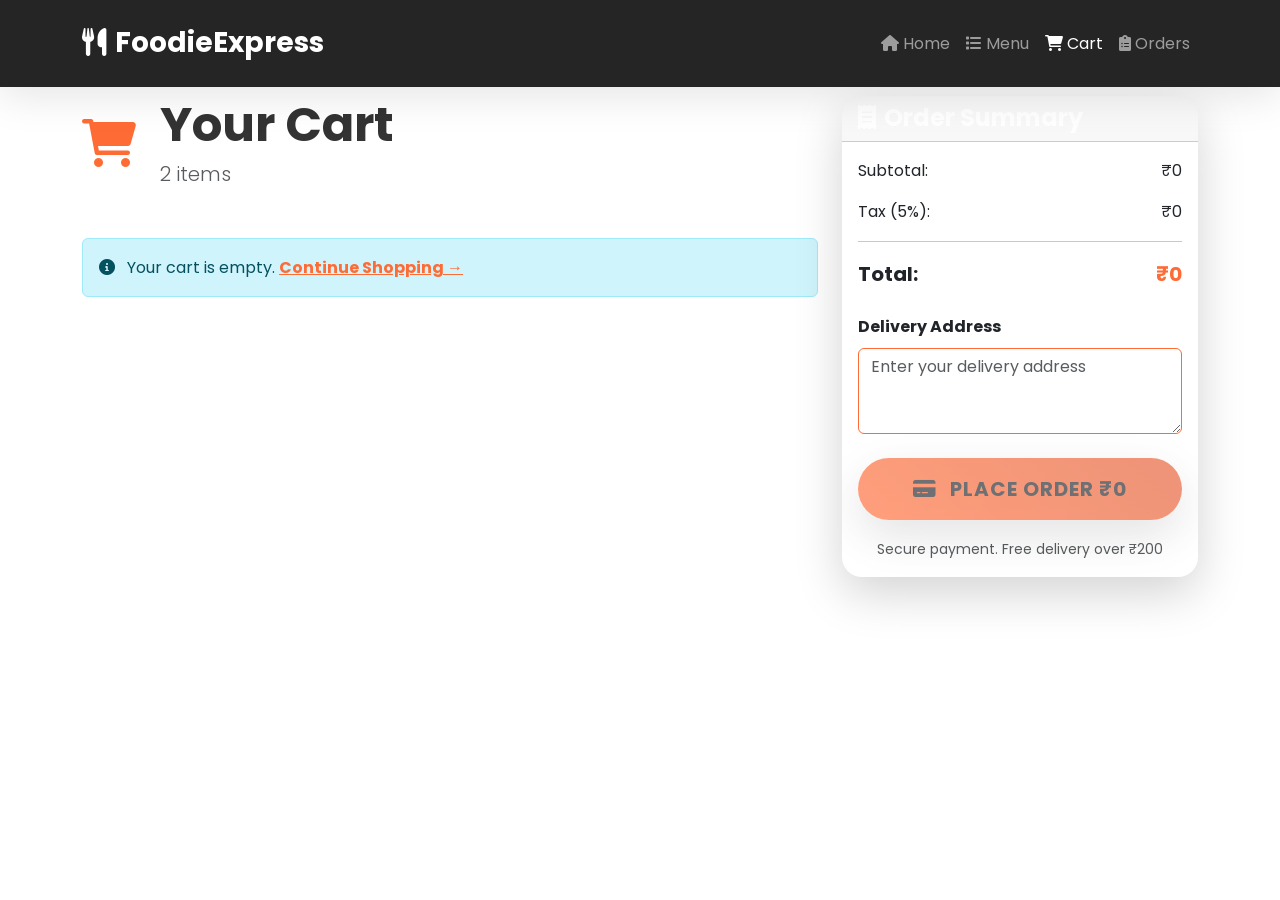
<file: target/FoodieExpress/cart.html>
<!DOCTYPE html>
<html lang="en">
<head>
    <meta charset="UTF-8">
    <meta name="viewport" content="width=device-width, initial-scale=1.0">
    <title>Cart - FoodieExpress</title>
    <link href="https://fonts.googleapis.com/css2?family=Poppins:wght@300;400;500;600;700&display=swap" rel="stylesheet">
    <link rel="stylesheet" href="https://cdnjs.cloudflare.com/ajax/libs/font-awesome/6.0.0/css/all.min.css">
    <link href="https://cdn.jsdelivr.net/npm/bootstrap@5.3.0/dist/css/bootstrap.min.css" rel="stylesheet">
    <link rel="stylesheet" href="style.css">
</head>
<body>
    <!-- Navigation -->
    <nav class="navbar navbar-expand-lg navbar-dark fixed-top">
        <div class="container">
            <a class="navbar-brand fw-bold fs-3" href="index.html">
                <i class="fas fa-utensils me-2"></i>FoodieExpress
            </a>
            <button class="navbar-toggler" type="button" data-bs-toggle="collapse" data-bs-target="#navbarNav">
                <span class="navbar-toggler-icon"></span>
            </button>
            <div class="collapse navbar-collapse" id="navbarNav">
                <div class="navbar-nav ms-auto">
                    <a class="nav-link" href="index.html"><i class="fas fa-home me-1"></i>Home</a>
                    <a class="nav-link" href="menu.html"><i class="fas fa-list me-1"></i>Menu</a>
                    <a class="nav-link active" href="cart.html"><i class="fas fa-shopping-cart me-1"></i>Cart</a>
                    <a class="nav-link" href="order-status.html"><i class="fas fa-clipboard-list me-1"></i>Orders</a>
                </div>
            </div>
        </div>
    </nav>

    <!-- Cart Section -->
    <section class="cart-section py-5 mt-5">
        <div class="container">
            <div class="row">
                <div class="col-lg-8">
                    <div class="d-flex align-items-center mb-5">
                        <i class="fas fa-shopping-cart fa-3x text-orange me-4"></i>
                        <div>
                            <h1 class="display-5 fw-bold mb-1">Your Cart</h1>
                            <p class="lead text-muted mb-0" id="cartItemCount">2 items</p>
                        </div>
                    </div>

                    <!-- Cart Items -->
                    <div id="cartItemsContainer">
                        <!-- Cart items populated by script.js -->
                        <div class="alert alert-info">
                            <i class="fas fa-info-circle me-2"></i>
                            Your cart is empty. <a href="menu.html" class="text-orange fw-bold">Continue Shopping →</a>
                        </div>
                    </div>
                </div>

                <!-- Order Summary -->
                <div class="col-lg-4">
                    <div class="card sticky-top shadow-lg border-0" style="top: 20px;">
                        <div class="card-header bg-gradient-orange text-white">
                            <h4 class="mb-0 fw-bold">
                                <i class="fas fa-receipt me-2"></i>Order Summary
                            </h4>
                        </div>
                        <div class="card-body">
                            <div class="d-flex justify-content-between mb-3">
                                <span>Subtotal:</span>
                                <span id="subtotal">₹0</span>
                            </div>
                            <div class="d-flex justify-content-between mb-3">
                                <span>Tax (5%):</span>
                                <span id="tax">₹0</span>
                            </div>
                            <hr>
                            <div class="d-flex justify-content-between mb-4 fs-5 fw-bold">
                                <span>Total:</span>
                                <span id="grandTotal" class="text-orange">₹0</span>
                            </div>
                            
                            <!-- Delivery Address -->
                            <div class="mb-4">
                                <label class="form-label fw-bold">Delivery Address</label>
                                <textarea class="form-control border-orange" id="deliveryAddress" rows="3" placeholder="Enter your delivery address"></textarea>
                            </div>

                            <!-- Place Order Button -->
                            <button onclick="placeOrder()" class="btn btn-orange btn-lg w-100 py-3 fw-bold shadow-lg" id="placeOrderBtn" disabled>
                                <i class="fas fa-credit-card me-2"></i>
                                Place Order ₹<span id="orderTotal">0</span>
                            </button>
                            
                            <div class="text-center mt-3">
                                <small class="text-muted">Secure payment. Free delivery over ₹200</small>
                            </div>
                        </div>
                    </div>
                </div>
            </div>
        </div>
    </section>

    <script src="https://cdn.jsdelivr.net/npm/bootstrap@5.3.0/dist/js/bootstrap.bundle.min.js"></script>
    <script src="script.js"></script>
</body>
</html>
</file>
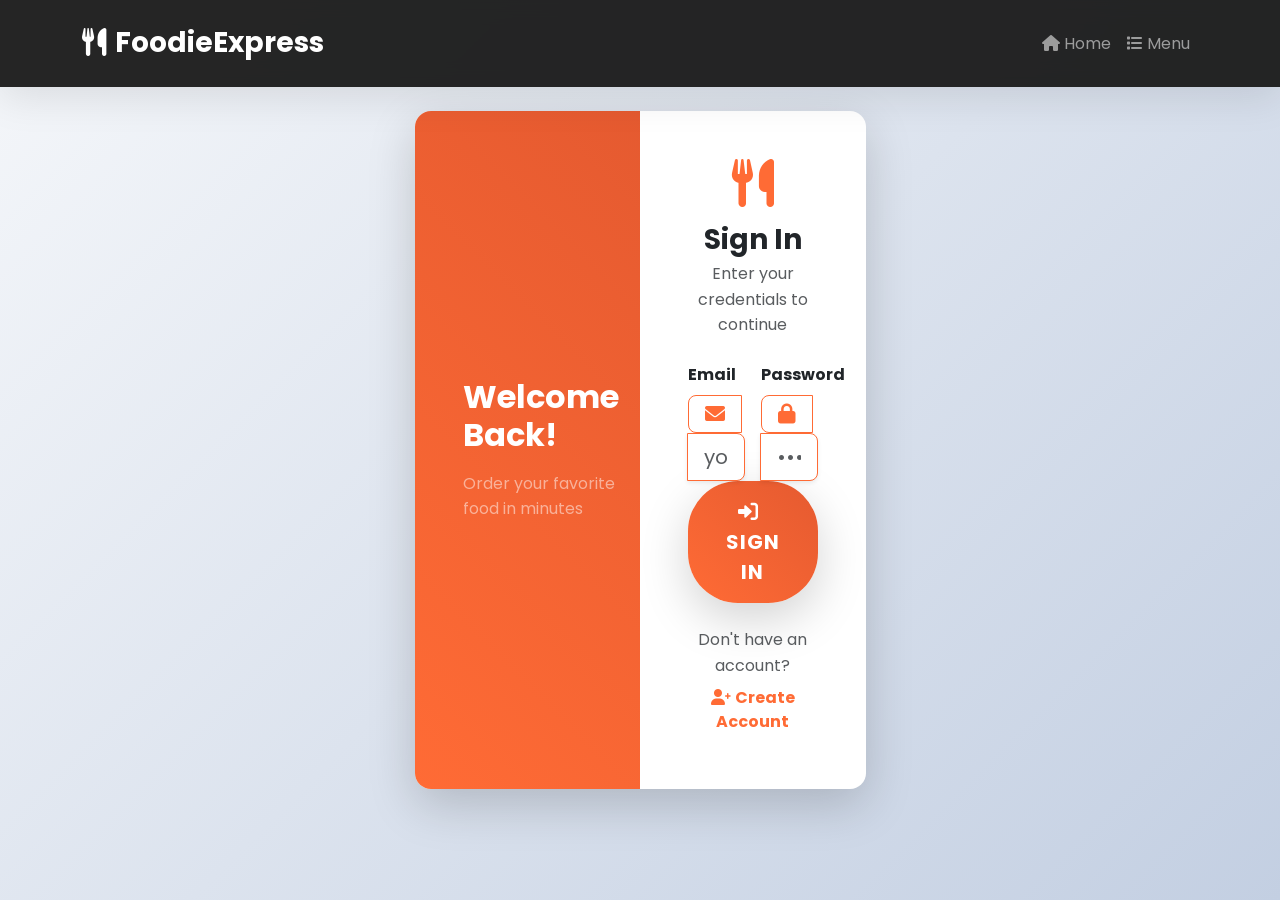
<file: target/FoodieExpress/login.html>
<!DOCTYPE html>
<html lang="en">
<head>
    <meta charset="UTF-8">
    <meta name="viewport" content="width=device-width, initial-scale=1.0">
    <title>Login - FoodieExpress</title>
    <link href="https://fonts.googleapis.com/css2?family=Poppins:wght@300;400;500;600;700&display=swap" rel="stylesheet">
    <link rel="stylesheet" href="https://cdnjs.cloudflare.com/ajax/libs/font-awesome/6.0.0/css/all.min.css">
    <link href="https://cdn.jsdelivr.net/npm/bootstrap@5.3.0/dist/css/bootstrap.min.css" rel="stylesheet">
    <link rel="stylesheet" href="style.css">
</head>
<body>
    <!-- Navigation -->
    <nav class="navbar navbar-expand-lg navbar-dark fixed-top">
        <div class="container">
            <a class="navbar-brand fw-bold fs-3" href="index.html">
                <i class="fas fa-utensils me-2"></i>FoodieExpress
            </a>
            <div class="navbar-nav ms-auto">
                <a class="nav-link" href="index.html"><i class="fas fa-home me-1"></i>Home</a>
                <a class="nav-link" href="menu.html"><i class="fas fa-list me-1"></i>Menu</a>
            </div>
        </div>
    </nav>

    <!-- Login Section -->
    <section class="login-section min-vh-100 d-flex align-items-center">
        <div class="container">
            <div class="row justify-content-center">
                <div class="col-lg-6 col-xl-5">
                    <div class="card shadow-lg border-0 rounded-4 overflow-hidden">
                        <div class="row g-0">
                            <!-- Left Image Side -->
                            <div class="col-md-6">
                                <div class="login-img h-100 bg-gradient-orange p-5 d-flex align-items-center">
                                    <div>
                                        <h2 class="text-white fw-bold mb-3">Welcome Back!</h2>
                                        <p class="text-white-50 mb-0">Order your favorite food in minutes</p>
                                    </div>
                                </div>
                            </div>
                            <!-- Right Form Side -->
                            <div class="col-md-6 p-5">
                                <div class="text-center mb-4">
                                    <i class="fas fa-utensils fa-3x text-orange mb-3"></i>
                                    <h3 class="fw-bold text-dark mb-1">Sign In</h3>
                                    <p class="text-muted">Enter your credentials to continue</p>
                                </div>

                                <!-- Login Form -->
                                <form action="/FoodieExpress/user" method="POST">
                                    <input type="hidden" name="action" value="login">

                                    <div class="row g-3">
                                        <div class="col-md-6">
                                            <label class="form-label fw-bold">Email</label>
                                            <div class="input-group input-group-lg">
                                                <span class="input-group-text bg-white border-orange">
                                                    <i class="fas fa-envelope text-orange"></i>
                                                </span>
                                                <input type="email" class="form-control border-orange shadow-sm" name="email" placeholder="your@email.com" required>
                                            </div>
                                        </div>
                                        <div class="col-md-6">
                                            <label class="form-label fw-bold">Password</label>
                                            <div class="input-group input-group-lg">
                                                <span class="input-group-text bg-white border-orange">
                                                    <i class="fas fa-lock text-orange"></i>
                                                </span>
                                                <input type="password" class="form-control border-orange shadow-sm" name="password" placeholder="••••••••" required>
                                            </div>
                                        </div>
                                    </div>

                                    <button type="submit" class="btn btn-orange btn-lg w-100 fw-bold py-3 shadow-lg">
                                        <i class="fas fa-sign-in-alt me-2"></i>Sign In
                                    </button>
                                </form>

                                <div class="text-center mt-4">
                                    <p class="mb-0 text-muted">Don't have an account?</p>
                                    <a href="register.html" class="btn btn-link text-decoration-none fw-bold text-orange">
                                        <i class="fas fa-user-plus me-1"></i>Create Account
                                    </a>
                                </div>
                            </div>
                        </div>
                    </div>
                </div>
            </div>
        </div>
    </section>

    <script src="https://cdn.jsdelivr.net/npm/bootstrap@5.3.0/dist/js/bootstrap.bundle.min.js"></script>
    <script src="script.js"></script>
</body>
</html>
</file>
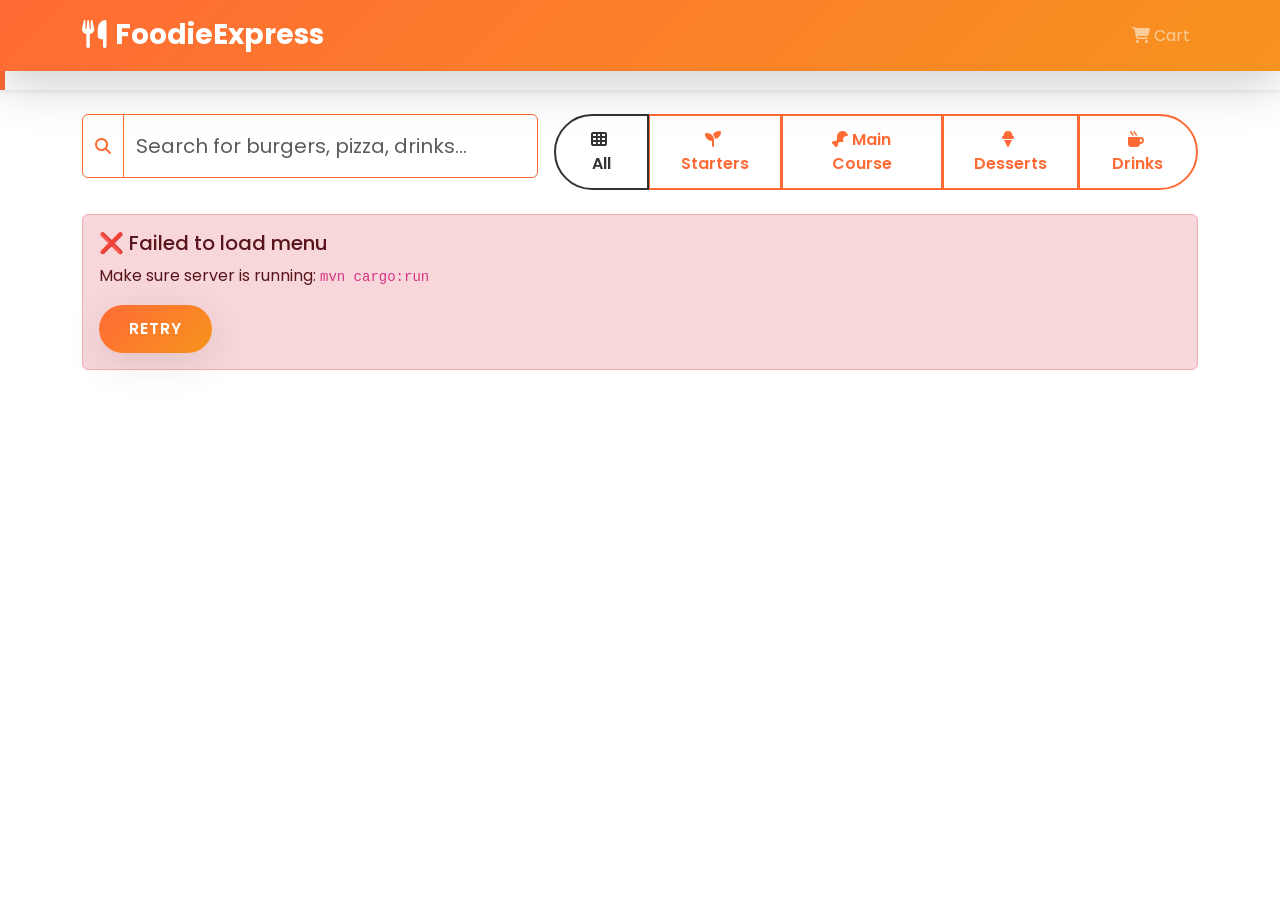
<file: target/FoodieExpress/menu.html>
<!DOCTYPE html>
<html lang="en">
<head>
    <meta charset="UTF-8">
    <meta name="viewport" content="width=device-width, initial-scale=1.0">
    <title>Menu - FoodieExpress 🍕</title>
    
    <!-- Google Fonts Poppins -->
    <link href="https://fonts.googleapis.com/css2?family=Poppins:wght@300;400;500;600;700&display=swap" rel="stylesheet">
    
    <!-- Font Awesome Icons -->
    <link rel="stylesheet" href="https://cdnjs.cloudflare.com/ajax/libs/font-awesome/6.4.0/css/all.min.css">
    
    <!-- Bootstrap 5 -->
    <link href="https://cdn.jsdelivr.net/npm/bootstrap@5.3.2/dist/css/bootstrap.min.css" rel="stylesheet">
    
    <!-- Custom Styles -->
    <link rel="stylesheet" href="style.css">
    
    <style>
        :root {
            --orange: #ff6b35;
            --orange-dark: #f7931e;
            --gradient: linear-gradient(135deg, var(--orange), var(--orange-dark));
        }
        
        body { font-family: 'Poppins', sans-serif; }
        
        .navbar { background: var(--gradient); }
        .btn-orange { background: var(--gradient); border: none; color: white; }
        .btn-orange:hover { background: linear-gradient(135deg, #e55a2b, #de7a14); transform: translateY(-2px); }
        
        .hero-bg { background: var(--gradient); }
        .offer-banner { background: rgba(255,255,255,0.95); border-left: 5px solid var(--orange); }
        
        .food-card { transition: all 0.3s ease; border: none; box-shadow: 0 10px 30px rgba(0,0,0,0.1); }
        .food-card:hover { transform: translateY(-10px); box-shadow: 0 20px 40px rgba(255,107,53,0.3); }
        
        .cart-sidebar { 
            position: fixed; top: 0; right: -500px; width: 380px; height: 100vh; 
            background: white; box-shadow: -5px 0 20px rgba(0,0,0,0.3);
            transition: right 0.4s cubic-bezier(0.68, -0.55, 0.265, 1.55); z-index: 9999;
        }
        .cart-sidebar.show { right: 0; }
        
        .cart-item { border-bottom: 1px solid #eee; padding: 15px 0; }
        .quantity-btn { width: 35px; height: 35px; border-radius: 50%; }
        
        @media (max-width: 768px) {
            .cart-sidebar { width: 100%; right: -100%; }
            .food-card:hover { transform: translateY(-5px); }
        }
    </style>
</head>
<body>
    <!-- Navigation -->
    <nav class="navbar navbar-expand-lg navbar-dark fixed-top py-2 shadow-lg">
        <div class="container">
            <a class="navbar-brand fw-bold fs-3" href="index.html">
                <i class="fas fa-utensils me-2"></i>FoodieExpress
            </a>
            
            <button class="navbar-toggler" data-bs-toggle="collapse" data-bs-target="#navbarNav">
                <span class="navbar-toggler-icon"></span>
            </button>
            
            <div class="collapse navbar-collapse" id="navbarNav">
                <ul class="navbar-nav ms-auto">
                    <li class="nav-item">
                        <a class="nav-link" href="cart.html">
                            <i class="fas fa-shopping-cart me-1"></i>Cart
                            <span id="cartCountBadge" class="badge bg-white ms-1" style="display:none;">0</span>
                        </a>
                    </li>
                </ul>
            </div>
        </div>
    </nav>

    <!-- Special Offers Banner -->
    <div class="offer-banner py-3 px-4 mb-4 shadow-sm">
        <div class="container">
            <div class="row align-items-center">
                <div class="col-md-8">
                    <h4 class="fw-bold mb-1">🎉 Special Offer!</h4>
                    <p class="mb-0">20% OFF on orders above ₹500 • Use code: <strong>FOODIE20</strong></p>
                </div>
                <div class="col-md-4 text-md-end">
                    <span class="badge bg-orange fs-6 px-3 py-2">Limited Time</span>
                </div>
            </div>
        </div>
    </div>

    <!-- Search & Filter Section -->
    <div class="container mb-5">
        <div class="row g-3 mb-4">
            <!-- Search Bar -->
            <div class="col-lg-5">
                <div class="input-group">
                    <span class="input-group-text bg-white border-orange">
                        <i class="fas fa-search text-orange"></i>
                    </span>
                    <input type="text" class="form-control border-orange fs-5 py-3" id="searchInput" 
                           placeholder="Search for burgers, pizza, drinks...">
                </div>
            </div>
            
            <!-- Category Filter Buttons -->
            <div class="col-lg-7">
                <div class="btn-group w-100" role="group" id="categoryFilters">
                    <button class="btn btn-outline-orange active" data-category="All" onclick="filterByCategory('All')">
                        <i class="fas fa-th me-1"></i>All
                    </button>
                    <button class="btn btn-outline-orange" data-category="Starters" onclick="filterByCategory('Starters')">
                        <i class="fas fa-seedling me-1"></i>Starters
                    </button>
                    <button class="btn btn-outline-orange" data-category="Main Course" onclick="filterByCategory('Main Course')">
                        <i class="fas fa-drumstick-bite me-1"></i>Main Course
                    </button>
                    <button class="btn btn-outline-orange" data-category="Desserts" onclick="filterByCategory('Desserts')">
                        <i class="fas fa-ice-cream me-1"></i>Desserts
                    </button>
                    <button class="btn btn-outline-orange" data-category="Drinks" onclick="filterByCategory('Drinks')">
                        <i class="fas fa-mug-hot me-1"></i>Drinks
                    </button>
                </div>
            </div>
        </div>

        <!-- Loading Spinner -->
        <div id="loadingSpinner" class="text-center py-5 d-none">
            <div class="spinner-border text-orange fs-1" style="width: 4rem; height: 4rem;"></div>
            <h4 class="mt-3 text-muted">Loading delicious menu...</h4>
        </div>

        <!-- Food Grid -->
        <div class="row g-4" id="foodGrid">
            <!-- Food cards populated by JavaScript -->
        </div>

        <!-- No Results -->
        <div id="noResults" class="text-center py-5 d-none">
            <i class="fas fa-search fa-3x text-muted mb-3"></i>
            <h3 class="text-muted">No food items found</h3>
            <button class="btn btn-orange px-5" onclick="loadMenuItems()">
                <i class="fas fa-redo me-2"></i>Try Again
            </button>
        </div>
    </div>

    <!-- Cart Sidebar -->
    <div class="cart-sidebar p-4" id="cartSidebar">
        <div class="d-flex justify-content-between align-items-center mb-4">
            <h3 class="fw-bold mb-0">
                <i class="fas fa-shopping-cart me-2"></i>My Cart
            </h3>
            <button class="btn-close btn-close-white fs-4" onclick="closeCart()"></button>
        </div>
        
        <div id="cartItemsList" class="cart-items mb-4">
            <!-- Cart items populated here -->
        </div>
        
        <div class="position-sticky bottom-0 bg-white pt-3 border-top">
            <div class="d-flex justify-content-between mb-3 fs-5 fw-bold">
                <span>Total:</span>
                <span id="cartTotal">₹0.00</span>
            </div>
            <button class="btn btn-orange w-100 py-3 fs-5 fw-bold" onclick="checkout()">
                <i class="fas fa-credit-card me-2"></i>Checkout ₹<span id="finalTotal">0</span>
            </button>
        </div>
    </div>

    <!-- Overlay -->
    <div class="position-fixed top-0 start-0 w-100 h-100 bg-dark bg-opacity-50 d-none" id="cartOverlay" onclick="closeCart()"></div>

    <!-- Scripts -->
    <script src="https://cdn.jsdelivr.net/npm/bootstrap@5.3.2/dist/js/bootstrap.bundle.min.js"></script>
    <script src="script.js"></script>
</body>
</html>
</file>
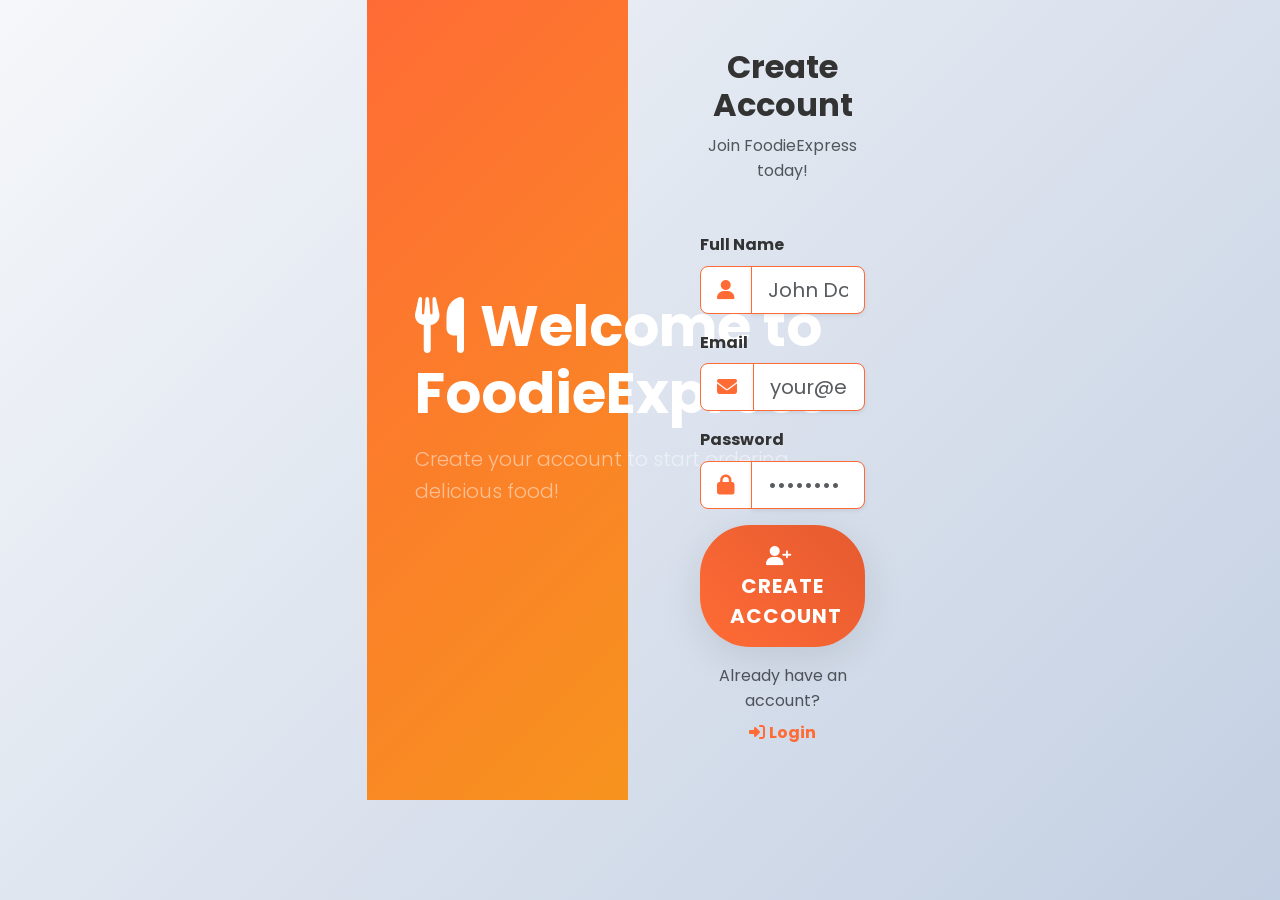
<file: target/FoodieExpress/register.html>
<!DOCTYPE html>
<html lang="en">
<head>
    <meta charset="UTF-8">
    <meta name="viewport" content="width=device-width, initial-scale=1.0">
    <title>Register - FoodieExpress</title>
    <link href="https://fonts.googleapis.com/css2?family=Poppins:wght@300;400;500;600;700&display=swap" rel="stylesheet">
    <link rel="stylesheet" href="https://cdnjs.cloudflare.com/ajax/libs/font-awesome/6.4.0/css/all.min.css">
    <link href="https://cdn.jsdelivr.net/npm/bootstrap@5.3.2/dist/css/bootstrap.min.css" rel="stylesheet">
    <link rel="stylesheet" href="style.css">
    <style>
        :root {
            --orange: #ff6b35;
            --orange-dark: #f7931e;
            --gradient: linear-gradient(135deg, var(--orange), var(--orange-dark));
        }
        body { font-family: 'Poppins', sans-serif; }
        .bg-gradient-orange { background: var(--gradient); }
        .border-orange { border-color: var(--orange) !important; }
    </style>
</head>
<body class="min-vh-100 d-flex align-items-center">
    <section class="login-section w-100">
        <div class="container">
            <div class="row justify-content-center">
                <div class="col-lg-8 col-xl-6">
                    <div class="row">
                        <div class="col-md-6">
                            <div class="login-img h-100 bg-gradient-orange p-5 d-flex align-items-center">
                                <div>
                                    <h1 class="display-4 fw-bold text-white mb-3">
                                        <i class="fas fa-utensils me-3"></i>Welcome to FoodieExpress
                                    </h1>
                                    <p class="lead text-white-50 mb-0">Create your account to start ordering delicious food!</p>
                                </div>
                            </div>
                        </div>
                        <div class="col-md-6">
                            <div class="p-5">
                                <div class="text-center mb-5">
                                    <h2 class="fw-bold mb-2">Create Account</h2>
                                    <p class="text-muted">Join FoodieExpress today!</p>
                                </div>
                                <form action="/FoodieExpress/user" method="POST">
                                    <input type="hidden" name="action" value="register">
                                    <div class="mb-3">
                                        <label class="form-label fw-bold">Full Name</label>
                                        <div class="input-group input-group-lg">
                                            <span class="input-group-text bg-white border-orange">
                                                <i class="fas fa-user text-orange"></i>
                                            </span>
                                            <input type="text" class="form-control border-orange shadow-sm" name="name" placeholder="John Doe" required>
                                        </div>
                                    </div>
                                    <div class="mb-3">
                                        <label class="form-label fw-bold">Email</label>
                                        <div class="input-group input-group-lg">
                                            <span class="input-group-text bg-white border-orange">
                                                <i class="fas fa-envelope text-orange"></i>
                                            </span>
                                            <input type="email" class="form-control border-orange shadow-sm" name="email" placeholder="your@email.com" required>
                                        </div>
                                    </div>
                                    <div class="mb-3">
                                        <label class="form-label fw-bold">Password</label>
                                        <div class="input-group input-group-lg">
                                            <span class="input-group-text bg-white border-orange">
                                                <i class="fas fa-lock text-orange"></i>
                                            </span>
                                            <input type="password" class="form-control border-orange shadow-sm" name="password" placeholder="••••••••" required>
                                        </div>
                                    </div>
                                    <button type="submit" class="btn btn-orange w-100 py-3 fs-5 fw-bold mb-3">
                                        <i class="fas fa-user-plus me-2"></i>Create Account
                                    </button>
                                </form>
                                <div class="text-center">
                                    <p class="mb-0 text-muted">Already have an account?</p>
                                    <a href="login.html" class="btn btn-link text-decoration-none fw-bold text-orange">
                                        <i class="fas fa-sign-in-alt me-1"></i>Login
                                    </a>
                                </div>
                            </div>
                        </div>
                    </div>
                </div>
            </div>
        </div>
    </section>
</body>
</html>
</file>
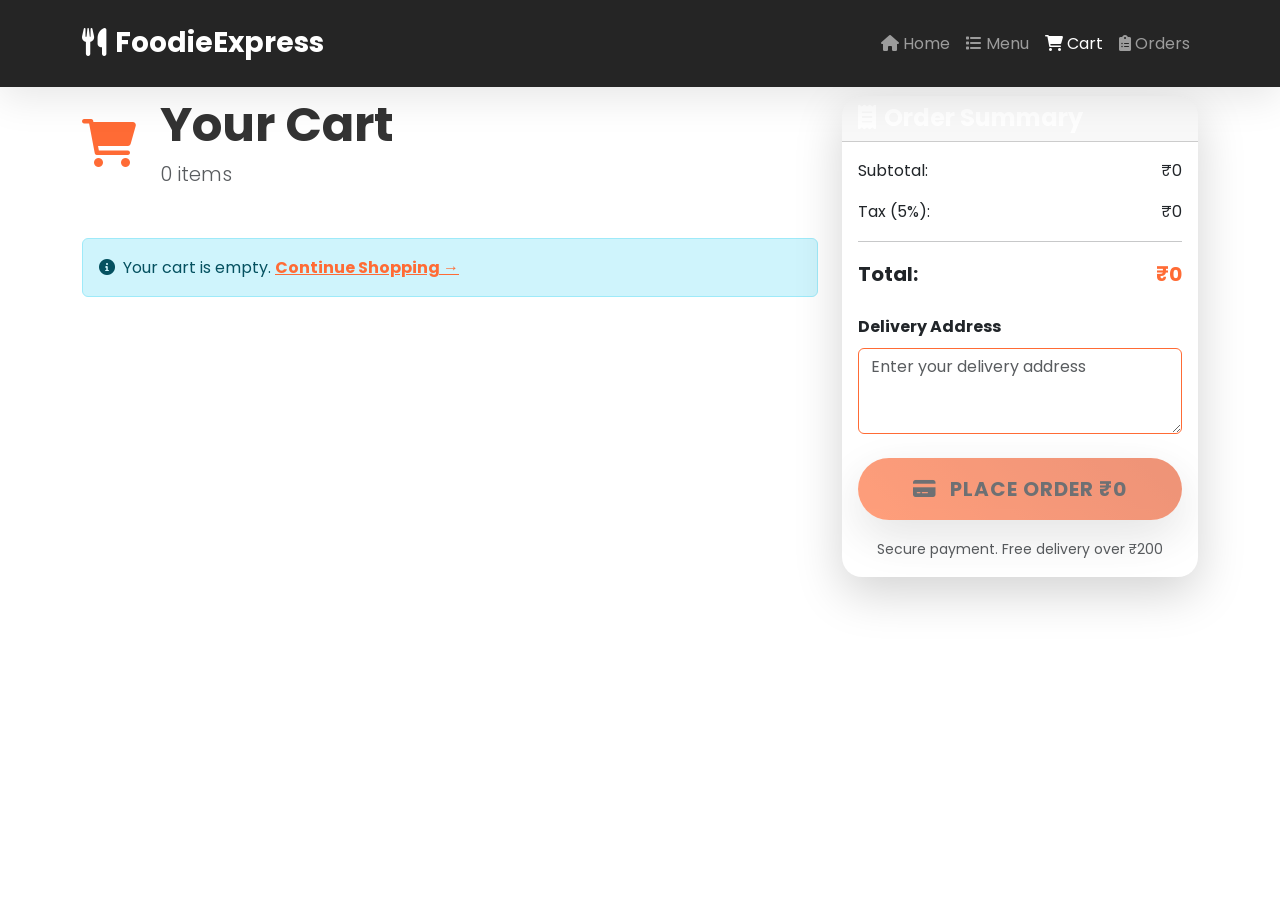
<file: src/main/webapp/cart.html>
<!DOCTYPE html>
<html lang="en">
<head>
    <meta charset="UTF-8">
    <meta name="viewport" content="width=device-width, initial-scale=1.0">
    <title>Cart - FoodieExpress</title>
    <link href="https://fonts.googleapis.com/css2?family=Poppins:wght@300;400;500;600;700&display=swap" rel="stylesheet">
    <link rel="stylesheet" href="https://cdnjs.cloudflare.com/ajax/libs/font-awesome/6.0.0/css/all.min.css">
    <link href="https://cdn.jsdelivr.net/npm/bootstrap@5.3.0/dist/css/bootstrap.min.css" rel="stylesheet">
    <link rel="stylesheet" href="style.css">
</head>
<body>
    <!-- Navigation -->
    <nav class="navbar navbar-expand-lg navbar-dark fixed-top">
        <div class="container">
            <a class="navbar-brand fw-bold fs-3" href="index.html">
                <i class="fas fa-utensils me-2"></i>FoodieExpress
            </a>
            <button class="navbar-toggler" type="button" data-bs-toggle="collapse" data-bs-target="#navbarNav">
                <span class="navbar-toggler-icon"></span>
            </button>
            <div class="collapse navbar-collapse" id="navbarNav">
                <div class="navbar-nav ms-auto">
                    <a class="nav-link" href="index.html"><i class="fas fa-home me-1"></i>Home</a>
                    <a class="nav-link" href="menu.html"><i class="fas fa-list me-1"></i>Menu</a>
                    <a class="nav-link active" href="cart.html"><i class="fas fa-shopping-cart me-1"></i>Cart</a>
                    <a class="nav-link" href="order-status.html"><i class="fas fa-clipboard-list me-1"></i>Orders</a>
                </div>
            </div>
        </div>
    </nav>

    <!-- Cart Section -->
    <section class="cart-section py-5 mt-5">
        <div class="container">
            <div class="row">
                <div class="col-lg-8">
                    <div class="d-flex align-items-center mb-5">
                        <i class="fas fa-shopping-cart fa-3x text-orange me-4"></i>
                        <div>
                            <h1 class="display-5 fw-bold mb-1">Your Cart</h1>
                            <p class="lead text-muted mb-0" id="cartItemCount">2 items</p>
                        </div>
                    </div>

                    <!-- Cart Items -->
                    <div id="cartItemsContainer">
                        <!-- Cart items populated by script.js -->
                        <div class="alert alert-info">
                            <i class="fas fa-info-circle me-2"></i>
                            Your cart is empty. <a href="menu.html" class="text-orange fw-bold">Continue Shopping →</a>
                        </div>
                    </div>
                </div>

                <!-- Order Summary -->
                <div class="col-lg-4">
                    <div class="card sticky-top shadow-lg border-0" style="top: 20px;">
                        <div class="card-header bg-gradient-orange text-white">
                            <h4 class="mb-0 fw-bold">
                                <i class="fas fa-receipt me-2"></i>Order Summary
                            </h4>
                        </div>
                        <div class="card-body">
                            <div class="d-flex justify-content-between mb-3">
                                <span>Subtotal:</span>
                                <span id="subtotal">₹0</span>
                            </div>
                            <div class="d-flex justify-content-between mb-3">
                                <span>Tax (5%):</span>
                                <span id="tax">₹0</span>
                            </div>
                            <hr>
                            <div class="d-flex justify-content-between mb-4 fs-5 fw-bold">
                                <span>Total:</span>
                                <span id="grandTotal" class="text-orange">₹0</span>
                            </div>
                            
                            <!-- Delivery Address -->
                            <div class="mb-4">
                                <label class="form-label fw-bold">Delivery Address</label>
                                <textarea class="form-control border-orange" id="deliveryAddress" rows="3" placeholder="Enter your delivery address"></textarea>
                            </div>

                            <!-- Place Order Button -->
                            <button onclick="placeOrder()" class="btn btn-orange btn-lg w-100 py-3 fw-bold shadow-lg" id="placeOrderBtn" disabled>
                                <i class="fas fa-credit-card me-2"></i>
                                Place Order ₹<span id="orderTotal">0</span>
                            </button>
                            
                            <div class="text-center mt-3">
                                <small class="text-muted">Secure payment. Free delivery over ₹200</small>
                            </div>
                        </div>
                    </div>
                </div>
            </div>
        </div>
    </section>

<script src="https://cdn.jsdelivr.net/npm/bootstrap@5.3.0/dist/js/bootstrap.bundle.min.js"></script>
    <script src="script.js"></script>
    <script>
        // Auto load cart on page load
        window.addEventListener('load', loadCartPage);
    </script>

</body>
</html>
</file>
<file: target/FoodieExpress/style.css>
/* FoodieExpress - Swiggy Inspired Style */
@import url('https://fonts.googleapis.com/css2?family=Poppins:wght@300;400;500;600;700&display=swap');

* {
    margin: 0;
    padding: 0;
    box-sizing: border-box;
}

:root {
    --primary-orange: #ff6b35;
    --dark-orange: #e55a30;
    --red-accent: #e74c3c;
    --light-orange: #ffa384;
    --dark-bg: #1a1a1a;
    --white: #ffffff;
    --text-dark: #333;
    --text-light: #666;
    --shadow: 0 10px 40px rgba(0,0,0,0.1);
    --shadow-lg: 0 20px 60px rgba(0,0,0,0.15);
}

body {
    font-family: 'Poppins', sans-serif;
    line-height: 1.6;
    color: var(--text-dark);
    overflow-x: hidden;
}

.btn-orange {
    background: linear-gradient(45deg, var(--primary-orange), var(--dark-orange));
    border: none;
    color: white;
    padding: 12px 30px;
    border-radius: 50px;
    font-weight: 600;
    text-transform: uppercase;
    letter-spacing: 1px;
    transition: all 0.3s ease;
    box-shadow: var(--shadow);
}

.btn-orange:hover {
    transform: translateY(-3px);
    box-shadow: var(--shadow-lg);
    color: white;
}

.btn-outline-orange {
    color: var(--primary-orange);
    border: 2px solid var(--primary-orange);
    background: transparent;
    padding: 12px 30px;
    border-radius: 50px;
    font-weight: 600;
    transition: all 0.3s ease;
}

.btn-outline-orange:hover {
    background: var(--primary-orange);
    color: white;
    transform: translateY(-2px);
}

.navbar {
    background: rgba(26, 26, 26, 0.95);
    backdrop-filter: blur(10px);
    box-shadow: var(--shadow);
    padding: 1rem 0;
}

.navbar-brand {
    font-weight: 700;
    font-size: 1.8rem;
}

.hero {
    background: linear-gradient(135deg, var(--dark-orange) 0%, var(--primary-orange) 50%, var(--red-accent) 100%);
    color: white;
    position: relative;
    overflow: hidden;
}

.hero::before {
    content: '';
    position: absolute;
    top: 0;
    left: 0;
    right: 0;
    bottom: 0;
    background: url('data:image/svg+xml,<svg xmlns=\\"http://www.w3.org/2000/svg\\" viewBox=\\"0 0 100 100\\"><defs><pattern id=\\"grain\\" width=\\"100\\" height=\\"100\\" patternUnits=\\"userSpaceOnUse\\"><circle cx=\\"25\\" cy=\\"25\\" r=\\"1\\" fill=\\"%23ffffff08\\"/><circle cx=\\"75\\" cy=\\"75\\" r=\\"1\\" fill=\\"%23ffffff08\\"/></pattern></defs><rect width=\\"100\\" height=\\"100\\" fill=\\"url(%23grain)\\"/></svg>');
    animation: grain 0.2s steps(10) infinite;
}

@keyframes grain {
    0%, 100% { transform: translate(0, 0); }
    10% { transform: translate(-5%, 5%); }
    20% { transform: translate(-10%, 5%); }
    30% { transform: translate(5%, -5%); }
    40% { transform: translate(-5%, 15%); }
    50% { transform: translate(-10%, 5%); }
    60% { transform: translate(15%, 0%); }
    70% { transform: translate(0%, 10%); }
    80% { transform: translate(-15%, 0%); }
    90% { transform: translate(10%, -10%); }
}

.hero-img {
    border-radius: 20px;
    box-shadow: var(--shadow-lg);
    animation: float 6s ease-in-out infinite;
}

@keyframes float {
    0%, 100% { transform: translateY(0px); }
    50% { transform: translateY(-20px); }
}

.featured {
    background: #f8f9fa;
}

.card {
    border: none;
    border-radius: 20px;
    overflow: hidden;
    transition: all 0.3s ease;
    cursor: pointer;
}

.card:hover {
    transform: translateY(-10px);
    box-shadow: var(--shadow-lg);
}

.hover-scale {
    transition: transform 0.3s ease;
}

.hover-scale:hover {
    transform: scale(1.05);
}

.login-section {
    background: linear-gradient(135deg, #f5f7fa 0%, #c3cfe2 100%);
    min-height: 100vh;
}

.login-img {
    background: linear-gradient(45deg, var(--primary-orange), var(--dark-orange));
}

.border-orange {
    border-color: var(--primary-orange) !important;
}

.input-group-text {
    border-color: var(--primary-orange) !important;
    background: #fff !important;
}

.form-control:focus {
    border-color: var(--primary-orange);
    box-shadow: 0 0 0 0.2rem rgba(255,107,53,0.25);
}

.text-orange {
    color: var(--primary-orange) !important;
}

.card-title {
    color: var(--text-dark);
    font-weight: 600;
}

footer {
    background: var(--dark-bg);
}

footer a {
    color: var(--light-orange);
    text-decoration: none;
}

footer a:hover {
    color: var(--primary-orange);
}

/* Animations */
.animate__fadeInUp {
    animation: fadeInUp 1s ease-out;
}

@keyframes fadeInUp {
    from {
        opacity: 0;
        transform: translateY(30px);
    }
    to {
        opacity: 1;
        transform: translateY(0);
    }
}

/* Mobile Responsive */
@media (max-width: 768px) {
    .hero h1 {
        font-size: 2.5rem;
    }
    
    .navbar-brand {
        font-size: 1.5rem;
    }
    
    .btn-lg {
        padding: 12px 24px;
        font-size: 1rem;
    }
}

/* Scrollbar */
::-webkit-scrollbar {
    width: 8px;
}

::-webkit-scrollbar-track {
    background: #f1f1f1;
}

::-webkit-scrollbar-thumb {
    background: var(--primary-orange);
    border-radius: 4px;
}

::-webkit-scrollbar-thumb:hover {
    background: var(--dark-orange);
}

/* Food cards hover effect */
.card-img-top {
    height: 200px;
    object-fit: cover;
    transition: transform 0.3s ease;
}

.card:hover .card-img-top {
    transform: scale(1.1);
}
</file>
<file: src/main/webapp/style.css>
/* FoodieExpress - Swiggy Inspired Style */
@import url('https://fonts.googleapis.com/css2?family=Poppins:wght@300;400;500;600;700&display=swap');

* {
    margin: 0;
    padding: 0;
    box-sizing: border-box;
}

:root {
    --primary-orange: #ff6b35;
    --dark-orange: #e55a30;
    --red-accent: #e74c3c;
    --light-orange: #ffa384;
    --dark-bg: #1a1a1a;
    --white: #ffffff;
    --text-dark: #333;
    --text-light: #666;
    --shadow: 0 10px 40px rgba(0,0,0,0.1);
    --shadow-lg: 0 20px 60px rgba(0,0,0,0.15);
}

body {
    font-family: 'Poppins', sans-serif;
    line-height: 1.6;
    color: var(--text-dark);
    overflow-x: hidden;
}

.btn-orange {
    background: linear-gradient(45deg, var(--primary-orange), var(--dark-orange));
    border: none;
    color: white;
    padding: 12px 30px;
    border-radius: 50px;
    font-weight: 600;
    text-transform: uppercase;
    letter-spacing: 1px;
    transition: all 0.3s ease;
    box-shadow: var(--shadow);
}

.btn-orange:hover {
    transform: translateY(-3px);
    box-shadow: var(--shadow-lg);
    color: white;
}

.btn-outline-orange {
    color: var(--primary-orange);
    border: 2px solid var(--primary-orange);
    background: transparent;
    padding: 12px 30px;
    border-radius: 50px;
    font-weight: 600;
    transition: all 0.3s ease;
}

.btn-outline-orange:hover {
    background: var(--primary-orange);
    color: white;
    transform: translateY(-2px);
}

.navbar {
    background: rgba(26, 26, 26, 0.95);
    backdrop-filter: blur(10px);
    box-shadow: var(--shadow);
    padding: 1rem 0;
}

.navbar-brand {
    font-weight: 700;
    font-size: 1.8rem;
}

.hero {
    background: linear-gradient(135deg, var(--dark-orange) 0%, var(--primary-orange) 50%, var(--red-accent) 100%);
    color: white;
    position: relative;
    overflow: hidden;
}

.hero::before {
    content: '';
    position: absolute;
    top: 0;
    left: 0;
    right: 0;
    bottom: 0;
    background: url('data:image/svg+xml,<svg xmlns=\\"http://www.w3.org/2000/svg\\" viewBox=\\"0 0 100 100\\"><defs><pattern id=\\"grain\\" width=\\"100\\" height=\\"100\\" patternUnits=\\"userSpaceOnUse\\"><circle cx=\\"25\\" cy=\\"25\\" r=\\"1\\" fill=\\"%23ffffff08\\"/><circle cx=\\"75\\" cy=\\"75\\" r=\\"1\\" fill=\\"%23ffffff08\\"/></pattern></defs><rect width=\\"100\\" height=\\"100\\" fill=\\"url(%23grain)\\"/></svg>');
    animation: grain 0.2s steps(10) infinite;
}

@keyframes grain {
    0%, 100% { transform: translate(0, 0); }
    10% { transform: translate(-5%, 5%); }
    20% { transform: translate(-10%, 5%); }
    30% { transform: translate(5%, -5%); }
    40% { transform: translate(-5%, 15%); }
    50% { transform: translate(-10%, 5%); }
    60% { transform: translate(15%, 0%); }
    70% { transform: translate(0%, 10%); }
    80% { transform: translate(-15%, 0%); }
    90% { transform: translate(10%, -10%); }
}

.hero-img {
    border-radius: 20px;
    box-shadow: var(--shadow-lg);
    animation: float 6s ease-in-out infinite;
}

@keyframes float {
    0%, 100% { transform: translateY(0px); }
    50% { transform: translateY(-20px); }
}

.featured {
    background: #f8f9fa;
}

.card {
    border: none;
    border-radius: 20px;
    overflow: hidden;
    transition: all 0.3s ease;
    cursor: pointer;
}

.card:hover {
    transform: translateY(-10px);
    box-shadow: var(--shadow-lg);
}

.hover-scale {
    transition: transform 0.3s ease;
}

.hover-scale:hover {
    transform: scale(1.05);
}

.login-section {
    background: linear-gradient(135deg, #f5f7fa 0%, #c3cfe2 100%);
    min-height: 100vh;
}

.login-img {
    background: linear-gradient(45deg, var(--primary-orange), var(--dark-orange));
}

.border-orange {
    border-color: var(--primary-orange) !important;
}

.input-group-text {
    border-color: var(--primary-orange) !important;
    background: #fff !important;
}

.form-control:focus {
    border-color: var(--primary-orange);
    box-shadow: 0 0 0 0.2rem rgba(255,107,53,0.25);
}

.text-orange {
    color: var(--primary-orange) !important;
}

.card-title {
    color: var(--text-dark);
    font-weight: 600;
}

footer {
    background: var(--dark-bg);
}

footer a {
    color: var(--light-orange);
    text-decoration: none;
}

footer a:hover {
    color: var(--primary-orange);
}

/* Animations */
.animate__fadeInUp {
    animation: fadeInUp 1s ease-out;
}

@keyframes fadeInUp {
    from {
        opacity: 0;
        transform: translateY(30px);
    }
    to {
        opacity: 1;
        transform: translateY(0);
    }
}

/* Mobile Responsive */
@media (max-width: 768px) {
    .hero h1 {
        font-size: 2.5rem;
    }
    
    .navbar-brand {
        font-size: 1.5rem;
    }
    
    .btn-lg {
        padding: 12px 24px;
        font-size: 1rem;
    }
}

/* Scrollbar */
::-webkit-scrollbar {
    width: 8px;
}

::-webkit-scrollbar-track {
    background: #f1f1f1;
}

::-webkit-scrollbar-thumb {
    background: var(--primary-orange);
    border-radius: 4px;
}

::-webkit-scrollbar-thumb:hover {
    background: var(--dark-orange);
}

/* Food cards hover effect */
.card-img-top {
    height: 200px;
    object-fit: cover;
    transition: transform 0.3s ease;
}

.card:hover .card-img-top {
    transform: scale(1.1);
}
</file>
